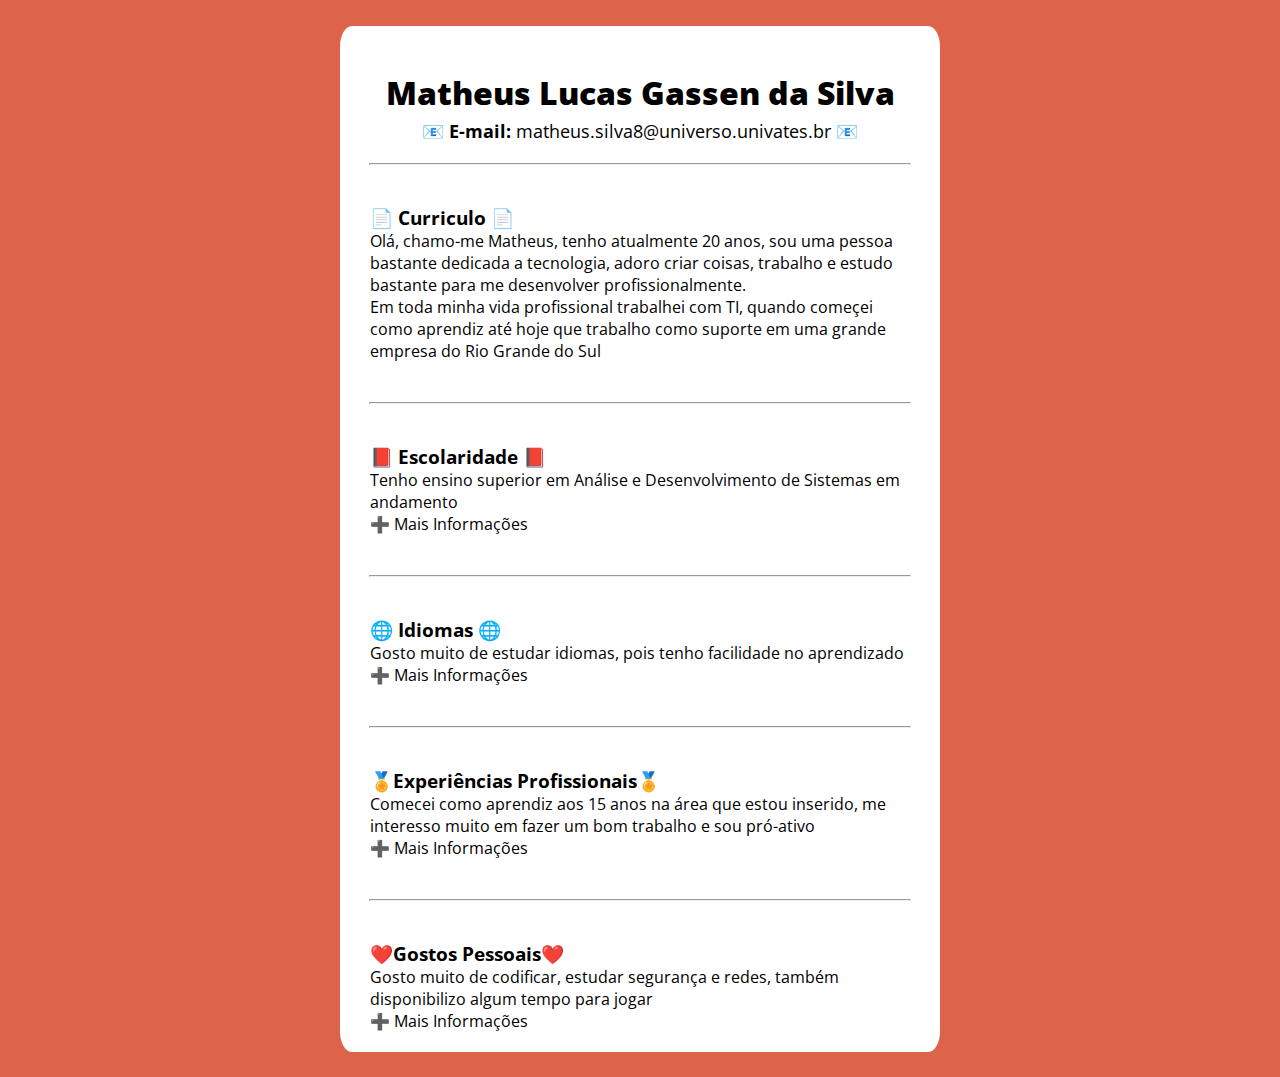
<file: index.html>
<!DOCTYPE html>
<html lang="pt-br">
<head>
    <meta charset="UTF-8">
    <link rel="preconnect" href="https://fonts.gstatic.com">
    <link href="https://fonts.googleapis.com/css2?family=Open+Sans&display=swap" rel="stylesheet"> 
    <link rel="stylesheet" href="style.css">
    <link rel="shortcut icon" href="img/info.PNG"/>
    <title>Página Inicial</title>
</head>
<body id="body-index">
    <div id="principal">

        <h1 id="titulo"><strong>Matheus Lucas Gassen da Silva</strong></h1>
        <p id="email"><strong>📧 E-mail:</strong> matheus.silva8@universo.univates.br 📧</p>

        <hr>

        <div id="curriculo">
            <h3>📄 Curriculo 📄</h3>
            <p>Olá, chamo-me Matheus, tenho atualmente 20 anos, sou uma pessoa bastante dedicada a tecnologia, adoro criar coisas, trabalho e estudo bastante para me desenvolver profissionalmente.</p>
            <p>Em toda minha vida profissional trabalhei com TI, quando começei como aprendiz até hoje que trabalho como suporte em uma grande empresa do Rio Grande do Sul</p>
        </div>

        <hr>

        <div id="escolaridade">
            <h3>📕 Escolaridade 📕</h3>
            <p>Tenho ensino superior em Análise e Desenvolvimento de Sistemas em andamento</p>
            <a class="mais-info" href="nivel_escolaridade.html">➕ Mais Informações</a>
        </div>

        <hr>

        <div id="idiomas">
            <h3>🌐 Idiomas 🌐</h3>
            <p>Gosto muito de estudar idiomas, pois tenho facilidade no aprendizado</p>
            <a class="mais-info" href="idiomas.html">➕ Mais Informações</a>
        </div>

        <hr>

        <div id="experiencias">
            <h3>🏅Experiências Profissionais🏅</h3>
            <p>Comecei como aprendiz aos 15 anos na área que estou inserido, me interesso muito em fazer um bom trabalho e sou pró-ativo</p>
            <a class="mais-info" href="experiencias_profissionais.html">➕ Mais Informações</a>
        </div>

        <hr>

        <div id="gostos">
            <h3>❤️Gostos Pessoais❤️</h3>
            <p>Gosto muito de codificar, estudar segurança e redes, também disponibilizo algum tempo para jogar</p>
            <a class="mais-info" href="gostos_pessoais.html">➕ Mais Informações</a>
        </div>
        
    </div>
</body>
</html>
</file>
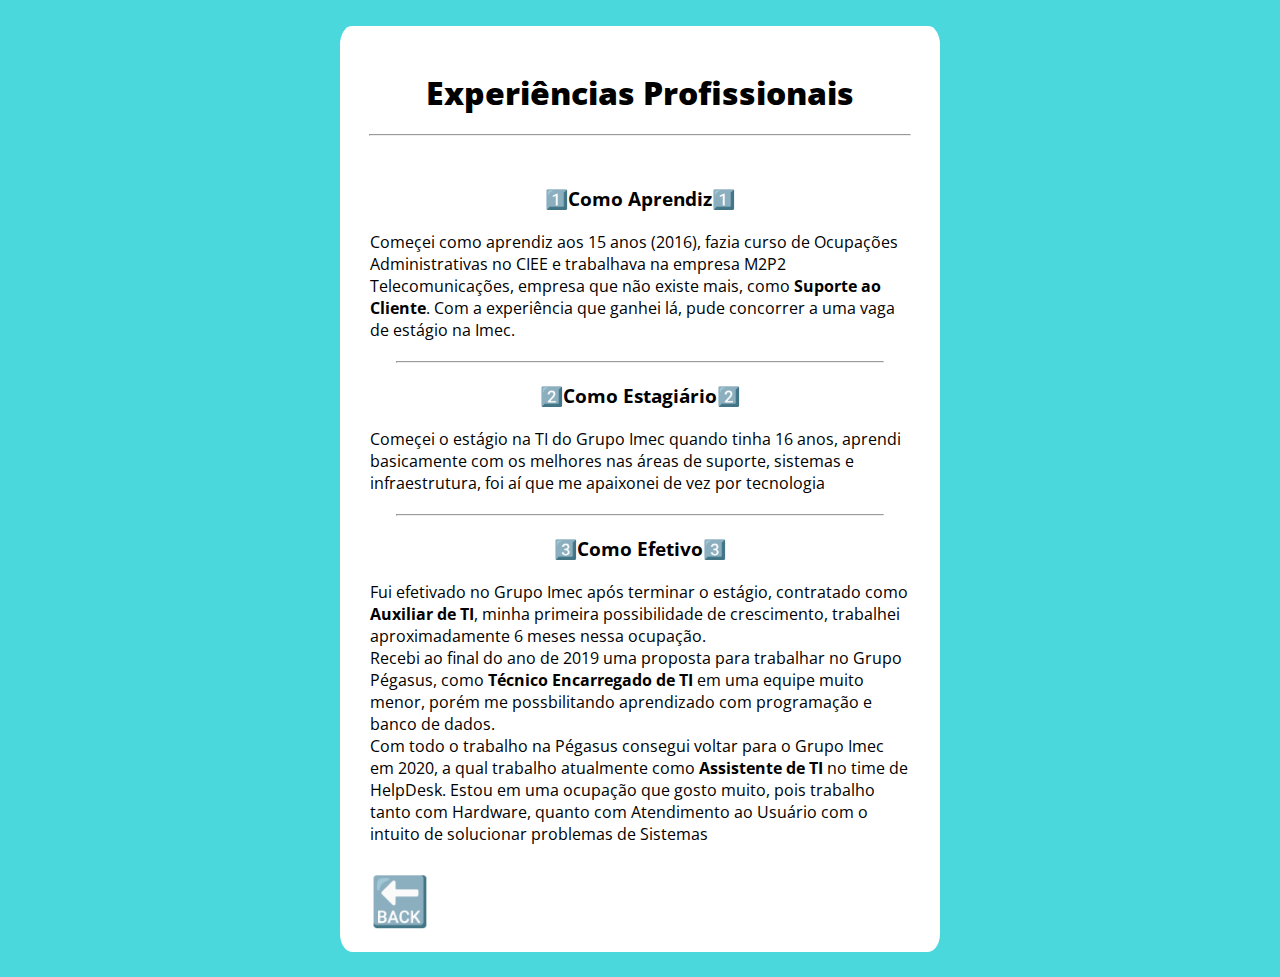
<file: experiencias_profissionais.html>
<!DOCTYPE html>
<html lang="pt-br">
<head>
    <meta charset="UTF-8">
    <link href="https://fonts.googleapis.com/css2?family=Open+Sans&display=swap" rel="stylesheet"> 
    <link rel="stylesheet" href="style.css">
    <link rel="shortcut icon" href="img/info.PNG"/>
    <title>Experiências Profissionais</title>
</head>
<body id="body-profissionais">
    <div id="principal">
        <div>
            <h1 id="titulo"><strong>Experiências Profissionais</strong></h1>
        </div>
        <hr>
        <div id="experiencias">            
            <h3 id="sub-titulo">1️⃣Como Aprendiz1️⃣</h3>
            <p>Começei como aprendiz aos 15 anos (2016), fazia curso de Ocupações Administrativas no CIEE e trabalhava na empresa M2P2 Telecomunicações, empresa que não existe mais, como <strong>Suporte ao Cliente</strong>. Com a experiência que ganhei lá, pude concorrer a uma vaga de estágio na Imec.</p>

            <hr>

            <h3 id="sub-titulo">2️⃣Como Estagiário2️⃣</h3>
            <p>Começei o estágio na TI do Grupo Imec quando tinha 16 anos, aprendi basicamente com os melhores nas áreas de suporte, sistemas e infraestrutura, foi aí que me apaixonei de vez por tecnologia</p>

            <hr>

            <h3 id="sub-titulo">3️⃣Como Efetivo3️⃣</h3>
            <p>Fui efetivado no Grupo Imec após terminar o estágio, contratado como <strong>Auxiliar de TI</strong>, minha primeira possibilidade de crescimento, trabalhei aproximadamente 6 meses nessa ocupação.
            </p>
            <p>Recebi ao final do ano de 2019 uma proposta para trabalhar no Grupo Pégasus, como <strong>Técnico Encarregado de TI</strong> em uma equipe muito menor, porém me possbilitando aprendizado com programação e banco de dados.</p>
            <p>Com todo o trabalho na Pégasus consegui voltar para o Grupo Imec em 2020, a qual trabalho atualmente como <strong>Assistente de TI</strong> no time de HelpDesk. Estou em uma ocupação que gosto muito, pois trabalho tanto com Hardware, quanto com Atendimento ao Usuário com o intuito de solucionar problemas de Sistemas</p>

            <br>

            <button id="volta" onclick="location.href='index.html'" type="submit">🔙</button>
        </div>
    </div>
</body>
</html>
</file>
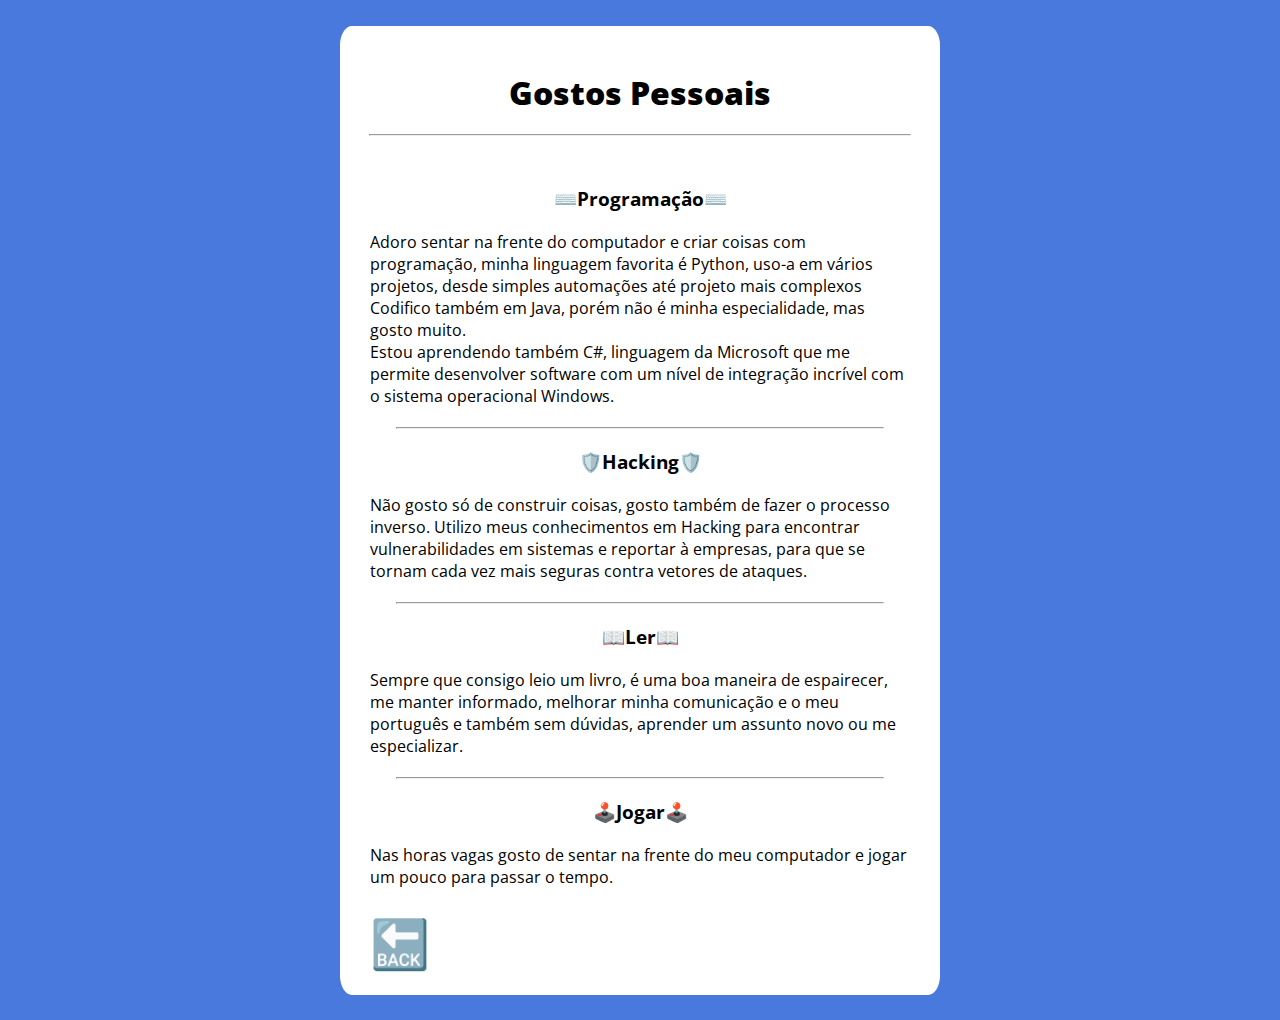
<file: gostos_pessoais.html>
<!DOCTYPE html>
<html lang="pt-br">
<head>
    <meta charset="UTF-8">
    <link href="https://fonts.googleapis.com/css2?family=Open+Sans&display=swap" rel="stylesheet"> 
    <link rel="stylesheet" href="style.css">
    <link rel="shortcut icon" href="img/info.PNG"/>
    <title>Gostos Pessoais</title>
</head>
<body id="body-pessoais">
    <div id="principal">

        <div>
            <h1 id="titulo"><strong>Gostos Pessoais</strong></h1>
        </div>

        <hr>

        <div id="gostos">
            <h3 id="sub-titulo">⌨️Programação⌨️</h3>
            <p>Adoro sentar na frente do computador e criar coisas com programação, minha linguagem favorita é Python, uso-a em vários projetos, desde simples automações até projeto mais complexos</p>
            <p>Codifico também em Java, porém não é minha especialidade, mas gosto muito.</p>
            <p>Estou aprendendo também C#, linguagem da Microsoft que me permite desenvolver software com um nível de integração incrível com o sistema operacional Windows.</p>

            <hr>

            <h3 id="sub-titulo">🛡️Hacking🛡️</h3>
            <p>Não gosto só de construir coisas, gosto também de fazer o processo inverso. Utilizo meus conhecimentos em Hacking para encontrar vulnerabilidades em sistemas e reportar à empresas, para que se tornam cada vez mais seguras contra vetores de ataques.</p>

            <hr>

            <h3 id="sub-titulo">📖Ler📖</h3>
            <p>Sempre que consigo leio um livro, é uma boa maneira de espairecer, me manter informado, melhorar minha comunicação e o meu português e também sem dúvidas, aprender um assunto novo ou me especializar.</p>

            <hr>

            <h3 id="sub-titulo">🕹️Jogar🕹️</h3>
            <p>Nas horas vagas gosto de sentar na frente do meu computador e jogar um pouco para passar o tempo.</p>

            <br>

            <button id="volta" onclick="location.href='index.html'" type="submit">🔙</button>
        </div>

    </div>
</body>
</html>
</file>
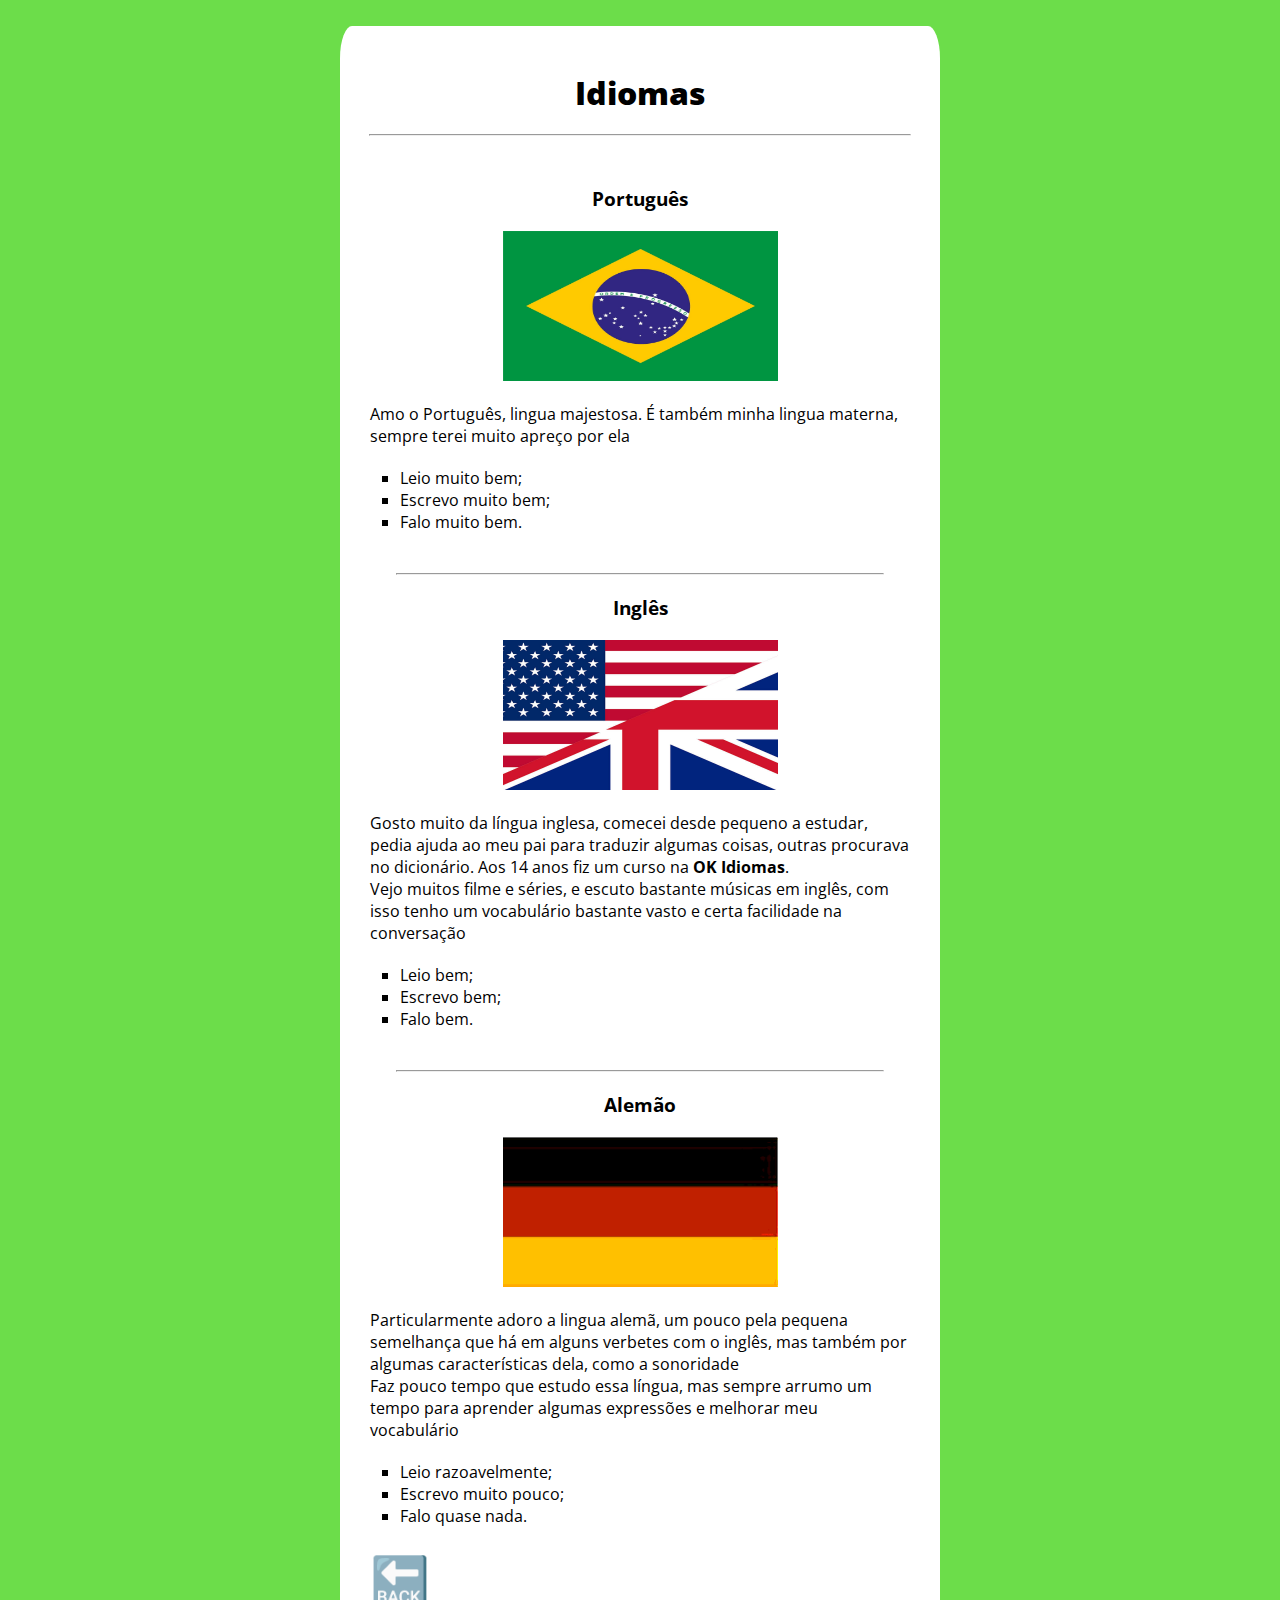
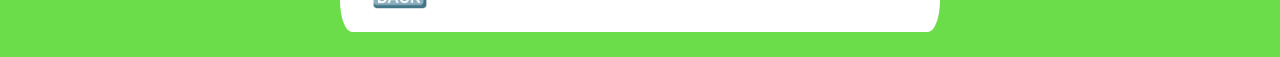
<file: idiomas.html>
<!DOCTYPE html>
<html lang="pt-br">
<head>
    <meta charset="UTF-8">
    <link href="https://fonts.googleapis.com/css2?family=Open+Sans&display=swap" rel="stylesheet"> 
    <link rel="stylesheet" href="style.css">
    <link rel="shortcut icon" href="img/info.PNG"/>
    <title>Idiomas</title>
</head>
<body id="body-idiomas">
    <div id="principal">

        <div>
            <h1 id="titulo"><strong>Idiomas</strong></h1>
        </div>

        <hr>

        <div id="idiomas">
            <h3 id="sub-titulo">Português</h3>
            <img class="foto" src="./bandeira-brasil.jpg">

            <br>

            <p>Amo o Português, lingua majestosa. É também minha lingua materna, sempre terei muito apreço por ela</p>

            <ul id="lista">
                <li>Leio muito bem;</li>
                <li>Escrevo muito bem;</li>
                <li>Falo muito bem.</li>
            </ul>

            <hr>

            <h3 id="sub-titulo">Inglês</h3>
            <img class="foto" src="./bandeira-eua-ing.jpg" alt="Bandeira Grã-Bretanha/EUA">

            <br>

            <p>Gosto muito da língua inglesa, comecei desde pequeno a estudar, pedia ajuda ao meu pai para traduzir algumas coisas, outras procurava no dicionário. Aos 14 anos fiz um curso na <strong>OK Idiomas</strong>.</p>
            <p>Vejo muitos filme e séries, e escuto bastante músicas em inglês, com isso tenho um vocabulário bastante vasto e certa facilidade na conversação</p>

            <ul id="lista">
                <li>Leio bem;</li>
                <li>Escrevo bem;</li>
                <li>Falo bem.</li>
            </ul>

            <hr>

            <h3 id="sub-titulo">Alemão</h3>
            <img class="foto" src="./bandeira-alemanha.jpg" alt="Bandeira Alemanha">

            <br>

            <p>Particularmente adoro a lingua alemã, um pouco pela pequena semelhança que há em alguns verbetes com o inglês, mas também por algumas características dela, como a sonoridade</p>
            <p>Faz pouco tempo que estudo essa língua, mas sempre arrumo um tempo para aprender algumas expressões e melhorar meu vocabulário</p>
            
            <ul id="lista">
                <li>Leio razoavelmente;</li>
                <li>Escrevo muito pouco;</li>
                <li>Falo quase nada.</li>
            </ul>

            <button id="volta" onclick="location.href='index.html'" type="submit">🔙</button>
            
        </div>
    </div>
</body>
</html>
</file>
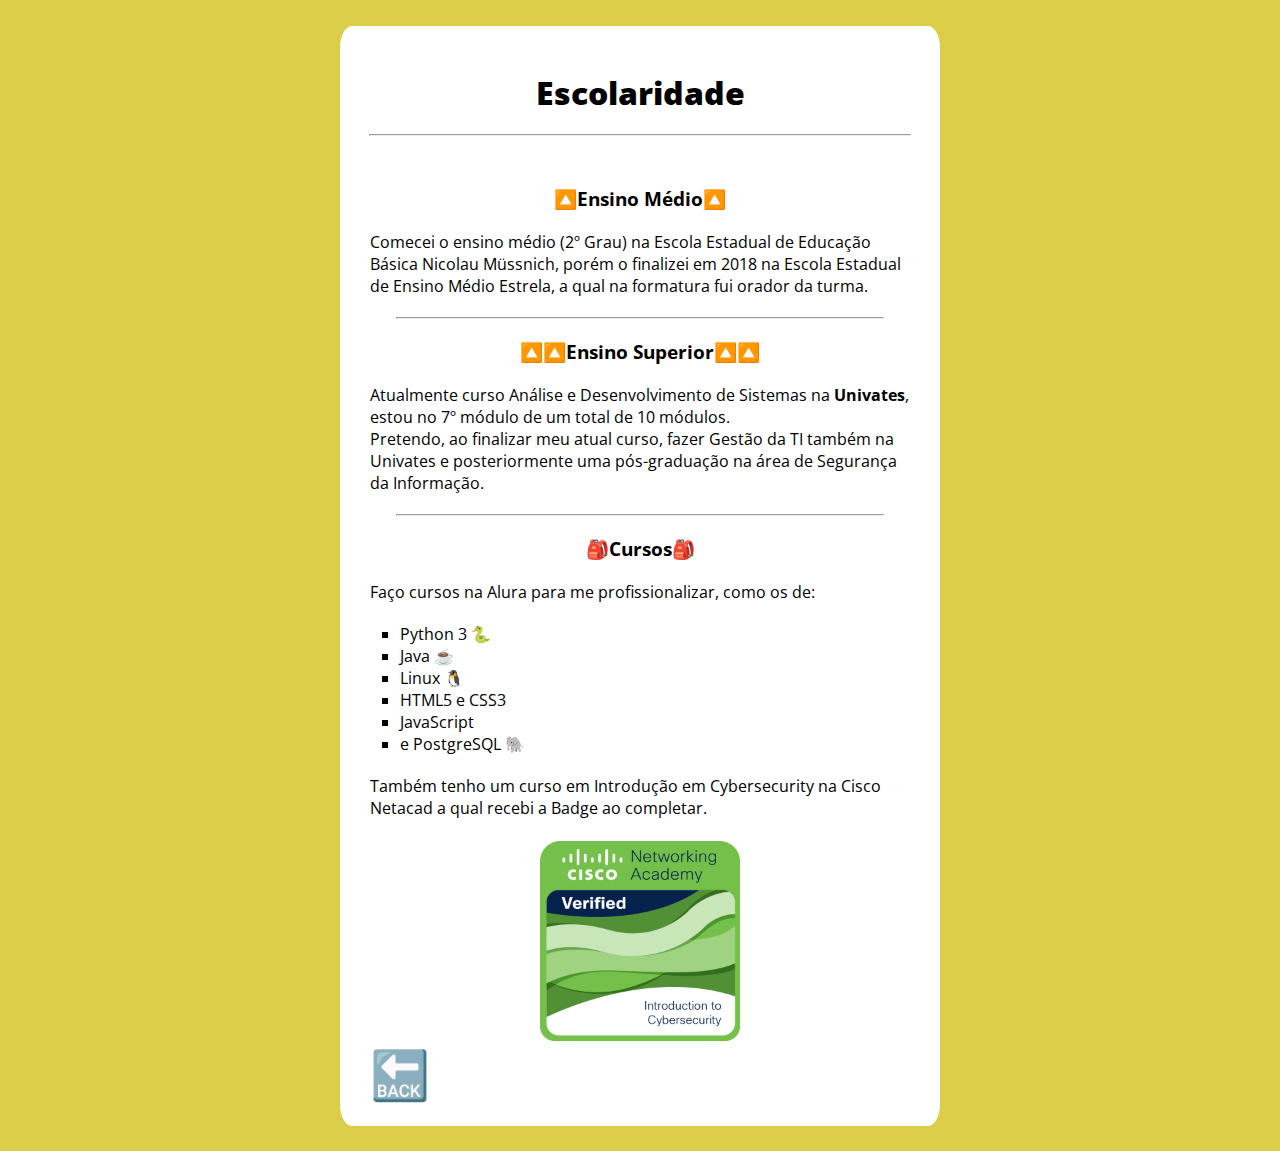
<file: nivel_escolaridade.html>
<!DOCTYPE html>
<html lang="pt-br">
<head>
    <meta charset="UTF-8">
    <link rel="preconnect" href="https://fonts.gstatic.com">
    <link href="https://fonts.googleapis.com/css2?family=Open+Sans&display=swap" rel="stylesheet"> 
    <link rel="stylesheet" href="style.css">
    <link rel="shortcut icon" href="img/info.PNG"/>
    <title>Escolaridade</title>
</head>
<body id="body-escolaridade">
    <div id="principal">

        <div>
            <h1 id="titulo"><strong>Escolaridade</strong></h1>
        </div>

        <hr>

        <div id="escolaridade">

            <h3 id="sub-titulo">🔼Ensino Médio🔼</h3>
            <p>Comecei o ensino médio (2º Grau) na Escola Estadual de Educação Básica Nicolau Müssnich, porém o finalizei em 2018 na Escola Estadual de Ensino Médio Estrela, a qual na formatura fui orador da turma.</p>
            
            <hr>

            <h3 id="sub-titulo">🔼🔼Ensino Superior🔼🔼</h3>
            <p>Atualmente curso Análise e Desenvolvimento de Sistemas na <strong>Univates</strong>, estou no 7º módulo de um total de 10 módulos.</p>
            <p>Pretendo, ao finalizar meu atual curso, fazer Gestão da TI também na Univates e posteriormente uma pós-graduação na área de Segurança da Informação.</p>

            <hr>

            <h3 id="sub-titulo">🎒Cursos🎒</h3>
            <p>Faço cursos na Alura para me profissionalizar, como os de:</p>
            <ul id="lista">
                <li>Python 3 🐍</li>
                <li>Java ☕</li>
                <li>Linux 🐧</li>
                <li>HTML5 e CSS3</li>
                <li>JavaScript</li>
                <li>e PostgreSQL 🐘</li>
            </ul>
            <p>Também tenho um curso em Introdução em Cybersecurity na Cisco Netacad a qual recebi a Badge ao completar.</p>

            <br>

            <img id="foto-badge" src="./badge-cisco.png" alt="Badge Cybersecurity">
            
            <button id="volta" onclick="location.href='index.html'" type="submit">🔙</button>
        </div>
    </div>
</body>
</html>
</file>
<file: style.css>
* {
    font-family: 'Open Sans', sans-serif;
    margin: 0;
    padding: 0;
    text-decoration: none;
}

#body-index {
    background-color: #dd634a;
}

#body-escolaridade {
    background-color: #ddce4a;
}

#body-idiomas {
    background-color: #6cdd4a;
}

#body-profissionais {
    background-color: #4ad8dd;
}

#body-pessoais {
    background-color: #4a79dd;
}

#email {
    font-size: 18px;
    text-align: center;
    margin-top: 5px;
}

hr {
    width: 90%;
    display: block;
    margin-left: auto;
    margin-right: auto;
    margin-top: 20px;
    margin-bottom: 20px;
}

#titulo {
    text-align: center;
    margin-top: 15px;
}

#principal {
    background-color: white;
    height: auto;
    width: 600px;
    margin: auto;
    border-radius: 2%;
    margin-top: 2%;
    margin-bottom: 2%;
    padding-top: 30px;
}

#escolaridade, #gostos, #idiomas, #experiencias, #curriculo {
    padding-left: 30px;
    padding-top: 20px;
    padding-bottom: 20px;
    padding-right: 30px;
}

#sub-titulo {
    text-align: center;
    margin-top: 10px;
    margin-bottom: 20px;
}

.foto {
    height: 150px;
    width: 275px;
    display: block;
    margin-left: auto;
    margin-right: auto;
}

#foto-badge {
    height: 200px;
    width: 200px;
    display: block;
    margin-left: auto;
    margin-right: auto;
}

#lista {
    padding-left: 30px;
    padding-top: 20px;
    padding-bottom: 20px;
    padding-right: 30px;
    list-style-type: square;
}

#volta {
    background-color: white;
    border: none;
    font-size: 48px;
    text-decoration: none;
    -webkit-transition: background-color 100ms ease-in;
    -moz-transition: background-color 100ms ease-in;
    -o-transition: background-color 100ms ease-in;
    -ms-transition: background-color 100ms ease-in;
    transition: background-color 100ms ease-in;
}

#volta:hover {
    background-color: black;
}

a {
    background-color: white;
}

.mais-info {
    color: black;
    -webkit-transition: color 100ms linear;
    -moz-transition: color 100ms linear;
    -o-transition: color 100ms linear;
    -ms-transition: color 100ms linear;
    transition: color 100ms linear;
}

.mais-info:hover {
    color: #dd634a;
}
</file>
